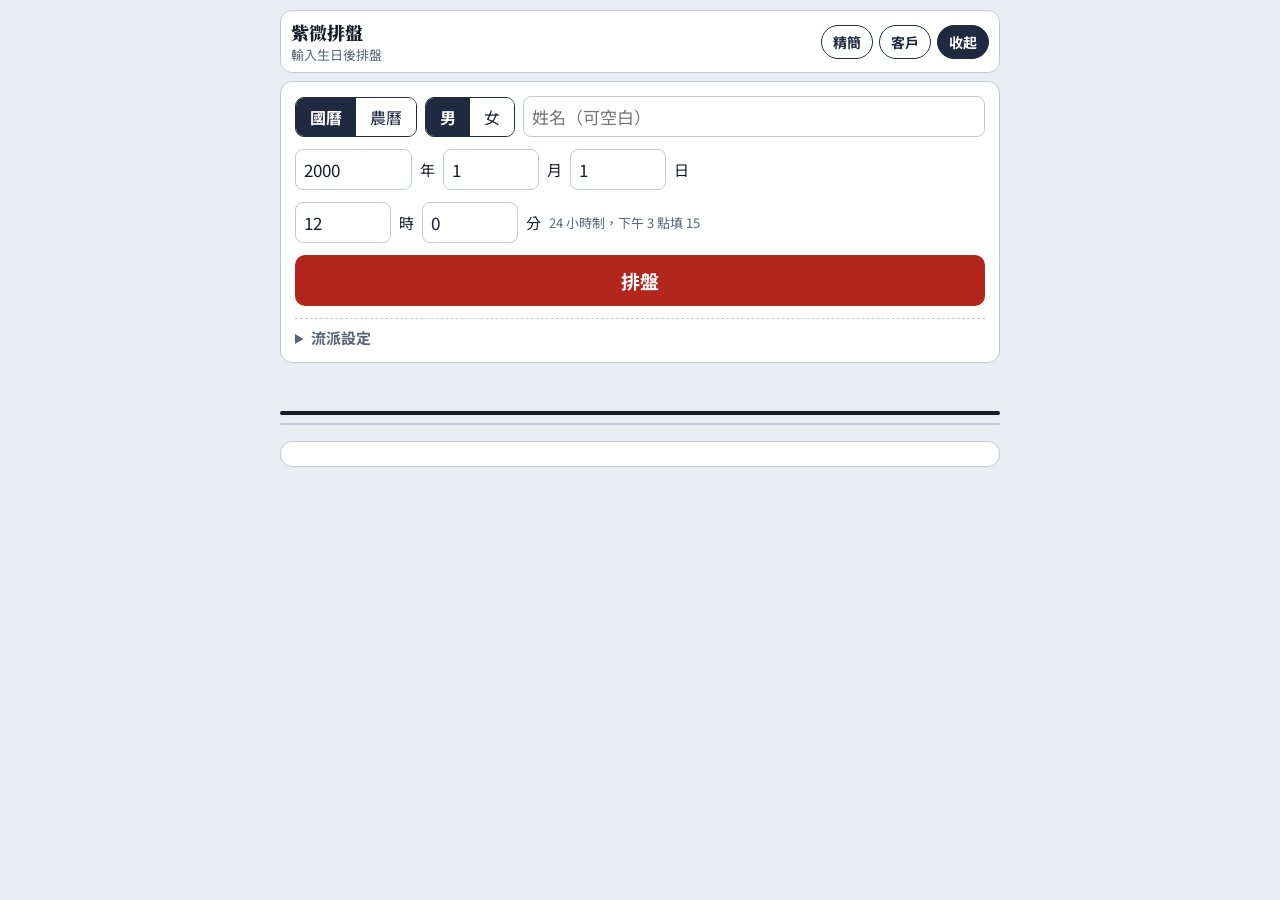
<file: ziwei-pan.html>
<!doctype html><html><head><meta charset=utf8><meta name=viewport content="width=device-width,initial-scale=1,viewport-fit=cover"><style>:root{color-scheme:light;box-sizing:border-box;padding-top:env(safe-area-inset-top,0px);padding-bottom:env(safe-area-inset-bottom,0px)}html{scroll-padding-top:env(safe-area-inset-top,0px)}body{margin:0;padding:0;font:14px -apple-system,BlinkMacSystemFont,sans-serif;background:#faf9f5;color:#141413}img{max-width:100%}[hidden]:not([hidden=until-found i]){display:none!important}</style></head><body>
<title>紫微排盤</title>
<meta name="color-scheme" content="light only">
<link rel="stylesheet" href="https://fonts.googleapis.com/css2?family=Noto+Sans+TC:wght@400;500;700&family=Noto+Serif+TC:wght@600;900&display=swap">
<style>
/* 版面：命盤為主角（星曜一欄一顆、亮度對齊）→ 盤下大限／流年／流月三排表格直接點 → 選宮細節（本宮→對宮→夾宮→三合）。淺色鎖死。 */
:root{
  color-scheme: light only;
  --ground:#e9ecf1; --cell:#ffffff; --ink:#161b26; --mute:#5b6476; --line:#c3c9d4; --rule:#e4e7ed;
  --ming:#b3261e; --lu:#14813b; --quan:#7a35a3; --ke:#1b5fc4; --ji:#c62828;
  --da:#0f6fb8; --daBg:#e6f1fb; --nian:#c25e00; --nianBg:#fff1df; --yue:#a3307a; --yueBg:#fbe8f3;
  --sel:#b3261e; --selBg:#fff6e0; --sfBg:#fbf3ea; --jiaBg:#f1f4f8;
  --btn:#1f2a40; --jiInk:#0b7a5e; --shaInk:#2b2f38; --luInk:#9a6400; --adj:#6e7688;
  --serif:"Noto Serif TC","Songti TC","PMingLiU",serif;
  --sans:"Noto Sans TC","PingFang TC","Microsoft JhengHei",sans-serif;
  --fs:15px; --star:14px; --major:16px; --small:10.5px; --tiny:9.5px; --pname:14px;
  --cs:var(--star); --cm:var(--major); --csm:var(--small); --ct:var(--tiny); --cp:var(--pname);
}
@media (prefers-color-scheme: dark){ :root, :root:not([data-theme="light"]){ color-scheme: light only;
  --ground:#e9ecf1; --cell:#ffffff; --ink:#161b26; --mute:#5b6476; --line:#c3c9d4; --rule:#e4e7ed; --btn:#1f2a40;
  --daBg:#e6f1fb; --nianBg:#fff1df; --yueBg:#fbe8f3; --selBg:#fff6e0; --sfBg:#fbf3ea; --jiaBg:#f1f4f8; }}
:root[data-theme="dark"]{ color-scheme: light only; --ground:#e9ecf1; --cell:#ffffff; --ink:#161b26; --mute:#5b6476; --line:#c3c9d4; --rule:#e4e7ed; --btn:#1f2a40; --daBg:#e6f1fb; --nianBg:#fff1df; --yueBg:#fbe8f3; --selBg:#fff6e0; --sfBg:#fbf3ea; --jiaBg:#f1f4f8; }
html.big{ --fs:18px; --star:17px; --major:19px; --small:13px; --tiny:11.5px; --pname:17px; --cs:var(--star); --cm:var(--major); --csm:var(--small); --ct:var(--tiny); --cp:var(--pname); }
body{ background:var(--ground); color:var(--ink); font-family:var(--sans); font-size:var(--fs); -webkit-tap-highlight-color:transparent; }
button{ font-family:inherit; }
.wrap{ max-width:720px; margin:0 auto; padding-inline:6px; padding-block:10px 40px; display:flex; flex-direction:column; gap:8px; }
.top{ display:flex; align-items:center; gap:6px; background:var(--cell); border:1px solid var(--line); border-radius:12px; padding:8px 10px; }
.top .who{ flex:1; min-width:0; }
.top .who b{ font-family:var(--serif); font-weight:900; font-size:18px; }
.top .who div{ color:var(--mute); font-size:13px; white-space:nowrap; overflow:hidden; text-overflow:ellipsis; }
.pill{ border:1.5px solid var(--btn); background:var(--cell); color:var(--btn); border-radius:999px; padding:6px 11px; font-size:14px; font-weight:700; cursor:pointer; white-space:nowrap; }
.pill.solid{ background:var(--btn); color:#fff; }
.pill.on{ background:var(--btn); color:#fff; }
form.box{ background:var(--cell); border:1px solid var(--line); border-radius:12px; padding:14px; display:flex; flex-direction:column; gap:12px; }
.row{ display:flex; flex-wrap:wrap; gap:8px; align-items:center; }
.row label.k{ font-weight:700; min-width:4.5em; }
select,input[type=number],input[type=text]{ font:inherit; font-size:17px; padding:7px 8px; border:1.5px solid var(--line); border-radius:8px; background:#fff; color:var(--ink); }
select{ max-width:100%; }
input[type=number]{ width:4.6em; } input.y{ width:5.8em; }
.seg{ display:inline-flex; border:1.5px solid var(--btn); border-radius:9px; overflow:hidden; }
.seg button{ font-size:16px; border:0; background:#fff; color:var(--btn); padding:7px 14px; cursor:pointer; }
.seg button.on{ background:var(--btn); color:#fff; font-weight:700; }
.go{ font-size:19px; font-weight:700; background:var(--ming); color:#fff; border:0; border-radius:10px; padding:12px; cursor:pointer; }
details{ border-top:1px dashed var(--line); padding-top:8px; }
summary{ cursor:pointer; color:var(--mute); font-weight:700; }
details .row{ margin-top:10px; }
.hint{ color:var(--mute); font-size:13px; }
.err{ color:var(--ji); font-weight:700; }
.status{ display:flex; align-items:center; gap:6px; font-size:14px; min-height:32px; padding-inline:4px; flex-wrap:wrap; }
.tag{ border-radius:6px; padding:2px 8px; font-weight:700; font-size:14px; }
.tag.ben{ background:#fbe9e7; color:var(--ming); }
.tag.da{ background:var(--daBg); color:var(--da); }
.tag.nian{ background:var(--nianBg); color:var(--nian); }
.tag.yue{ background:var(--yueBg); color:var(--yue); }
.status .back{ margin-left:auto; }
.chartwrap{ position:relative; }
.chart{ display:grid; grid-template-columns:repeat(4,minmax(0,1fr)); border:2px solid var(--ink); background:var(--ink); gap:1px; border-radius:4px; overflow:hidden; }
.cell{ --cs:calc(var(--star)*var(--z,1)); --cm:calc(var(--major)*var(--z,1)); --csm:calc(var(--small)*var(--z,1)); --ct:calc(var(--tiny)*var(--z,1)); --cp:calc(var(--pname)*var(--z,1));
  background:var(--cell); height:var(--cellH,150px); overflow:hidden; padding:3px 2px 2px; display:flex; flex-direction:column; gap:2px; cursor:pointer; position:relative; min-width:0; transition:background-color .18s; }
html.big .cell{ height:auto; min-height:212px; }
.cell.sf{ background:var(--sfBg); }
.cell.jia{ background:var(--jiaBg); }
.cell.sel{ background:var(--selBg); box-shadow:inset 0 0 0 2.5px var(--sel); }
.cell .role{ font-size:var(--csm); font-weight:700; color:var(--sel); background:#fff; border:1px solid var(--sel); border-radius:4px; padding:0 3px; line-height:1.4; z-index:1; }
.cell.jia .role{ color:#5b6476; border-color:#8a93a6; }
.cell > *{ min-width:0; max-width:100%; flex-shrink:0; }
.cell > .grow{ flex-shrink:1; }
.center .nw{ white-space:nowrap; }
.stars{ display:flex; flex-wrap:wrap; gap:3px 1px; align-items:flex-start; }
.col{ display:flex; flex-direction:column; align-items:center; gap:1px; width:calc(var(--cs) + 3px); }
.col.mj{ width:calc(var(--cm) + 3px); }
.col .nm{ writing-mode:vertical-rl; text-orientation:upright; font-size:var(--cs); line-height:1.02; font-weight:700; }
.col.mj .nm{ font-family:var(--serif); font-weight:900; color:var(--ming); font-size:var(--cm); }
.col.ji .nm{ color:var(--jiInk); } .col.sha .nm{ color:var(--shaInk); } .col.lu .nm{ color:var(--luInk); }
.col .br{ font-size:var(--ct); color:var(--mute); line-height:1.1; min-height:1.1em; }
.hua{ font-size:var(--csm); color:#fff; border-radius:3px; width:1.35em; text-align:center; line-height:1.35; font-weight:700; }
.hua.祿{background:var(--lu)} .hua.權{background:var(--quan)} .hua.科{background:var(--ke)} .hua.忌{background:var(--ji)}
.hua.d{ background:var(--da); } .hua.n{ background:var(--nian); } .hua.m{ background:var(--yue); }
.adj .th{ color:#c2185b; font-weight:700; }
.adj span{ white-space:nowrap; }
.adj{ font-size:var(--csm); color:var(--adj); line-height:1.3; display:flex; flex-wrap:wrap; gap:0 3px; }
.ages span{ white-space:nowrap; }
.ages{ font-size:var(--ct); color:var(--adj); line-height:1.3; font-variant-numeric:tabular-nums; }
.flow{ display:flex; flex-wrap:wrap; gap:1px 2px; }
.flow span{ font-size:var(--csm); font-weight:700; border-radius:3px; padding:0 2px; line-height:1.35; }
.flow .d{ color:var(--da); border:1px solid var(--da); } .flow .n{ color:var(--nian); border:1px solid var(--nian); }
.grow{ flex:1; }
.foot{ display:grid; grid-template-columns:auto 1fr auto; align-items:end; font-size:var(--csm); line-height:1.25; border-top:1px solid var(--rule); padding-top:2px; gap:2px; }
.foot .gz{ font-family:var(--serif); font-weight:900; font-size:var(--cp); color:var(--ink); }
.foot .r{ text-align:right; color:var(--mute); font-variant-numeric:tabular-nums; }
.names{ display:flex; flex-direction:column; align-items:center; gap:1px; min-width:0; }
.pname{ font-family:var(--serif); font-weight:900; font-size:var(--cp); text-align:center; line-height:1.2; color:var(--ming); }
.pname.ming{ color:#fff; background:var(--ming); border-radius:3px; padding:0 3px; }
.shen{ color:#fff; background:#7a4b00; font-weight:700; font-size:var(--csm); border-radius:3px; padding:0 3px; }
.xiao{ color:var(--nian); border:1px solid var(--nian); font-weight:700; font-size:var(--csm); border-radius:3px; padding:0 3px; }
.limrow{ display:flex; flex-wrap:wrap; gap:1px; justify-content:center; }
.lim{ font-size:var(--csm); font-weight:700; border-radius:3px; padding:0 3px; line-height:1.4; white-space:nowrap; }
.lim.d{ color:var(--da); background:var(--daBg); } .lim.n{ color:var(--nian); background:var(--nianBg); } .lim.m{ color:var(--yue); background:var(--yueBg); }
.lim.d.hi{ color:#fff; background:var(--da); } .lim.n.hi{ color:#fff; background:var(--nian); } .lim.m.hi{ color:#fff; background:var(--yue); }
.center{ grid-column:2/4; grid-row:2/4; background:var(--cell); padding:10px 12px; display:flex; flex-direction:column; gap:3px; justify-content:center; font-size:calc(var(--fs) - 2px); min-width:0; position:relative; z-index:2; }
.center > *{ text-shadow:0 0 3px #fff, 0 0 3px #fff; }
.center .cn{ font-family:var(--serif); font-weight:900; font-size:calc(var(--fs) + 3px); }
.center b{ font-weight:700; }
.bazi{ display:flex; flex-direction:row-reverse; justify-content:flex-end; gap:12px; font-family:var(--serif); font-weight:900; font-size:calc(var(--fs) + 2px); margin-top:4px; }
.bazi span{ writing-mode:vertical-rl; text-orientation:upright; letter-spacing:.08em; }
svg.lines{ position:absolute; inset:0; width:100%; height:100%; pointer-events:none; z-index:3; }
svg.lines line{ stroke:var(--sel); stroke-width:1.8; stroke-linecap:round; opacity:.7; stroke-dasharray:6 4; }
svg.lines line.opp{ stroke-dasharray:2 4; stroke-width:2.2; }
svg.lines circle{ fill:var(--sel); }
@media (prefers-reduced-motion:no-preference){ svg.lines g{ animation:fade .25s ease-out; } }
@keyframes fade{ from{opacity:0} to{opacity:1} }
.tl{ background:var(--cell); border:1px solid var(--line); border-radius:10px; overflow:hidden; }
.tlrow{ display:grid; grid-template-columns:2.2em repeat(10,minmax(0,1fr)); border-bottom:1px solid var(--rule); }
.tlrow.m{ grid-template-columns:2.2em repeat(6,minmax(0,1fr)); }
.tlrow:last-child{ border-bottom:0; }
.tlh{ display:flex; align-items:center; justify-content:center; font-weight:700; font-size:13px; background:#f3f5f8; writing-mode:vertical-rl; letter-spacing:.1em; }
.tlrow button{ border:0; border-left:1px solid var(--rule); background:#fff; padding:6px 0; font-size:12px; line-height:1.3; cursor:pointer; color:var(--ink); font-variant-numeric:tabular-nums; min-width:0; }
html.big .tlrow button{ font-size:14px; }
.tlrow button small{ display:block; color:var(--mute); font-size:11px; }
html.big .tlrow button small{ font-size:12.5px; }
.tlrow button.cur{ box-shadow:inset 0 -3px 0 #aab2c0; }
.tlrow.da button.on{ background:var(--da); color:#fff; } .tlrow.nian button.on{ background:var(--nian); color:#fff; } .tlrow.m button.on{ background:var(--yue); color:#fff; }
.tlrow button.on small{ color:#fff; }
.legend{ display:flex; flex-wrap:wrap; gap:4px 12px; font-size:13px; color:var(--mute); align-items:center; padding-inline:4px; }
.legend .hua{ display:inline-block; }
.detail{ background:var(--cell); border:1px solid var(--line); border-radius:12px; padding:12px 12px; font-size:16px; line-height:1.7; }
.detail .t{ font-family:var(--serif); font-weight:900; font-size:20px; display:flex; flex-wrap:wrap; gap:6px; align-items:center; }
.detail .k{ color:var(--mute); }
.pc{ border:1px solid var(--rule); border-radius:10px; padding:8px 10px; display:flex; flex-direction:column; gap:2px; line-height:1.55; }
.pc.main{ border-color:var(--sel); background:#fffaf0; }
.pc h3{ margin:0; font-size:16px; display:flex; gap:6px; align-items:baseline; flex-wrap:wrap; cursor:pointer; }
.pc h3 .lab{ font-size:12px; font-weight:700; color:#fff; background:var(--sel); border-radius:4px; padding:0 5px; }
.pc h3 .lab.g{ background:#6b7385; }
.pc h3 .pn{ font-family:var(--serif); font-weight:900; font-size:17px; }
.pc h3 .gz{ color:var(--mute); font-size:13px; }
.pc .mj{ font-family:var(--serif); font-weight:900; color:var(--ming); font-size:17px; }
.pcgrid{ display:grid; grid-template-columns:1fr 1fr; gap:8px; }
.pcgrid .full{ grid-column:1/-1; }
@media (max-width:420px){ .pcgrid{ grid-template-columns:1fr; } }
.jiatag{ display:inline-block; border-radius:6px; padding:2px 8px; font-weight:700; font-size:14px; margin:2px 4px 2px 0; }
.jiatag.x{ background:#fde8e6; color:var(--ji); } .jiatag.o{ background:#e3f4ec; color:var(--lu); }
.steps{ color:var(--mute); font-size:13px; }
.sec{ font-weight:700; color:var(--mute); }
.cli{ background:var(--cell); border:1px solid var(--line); border-radius:12px; padding:14px; display:flex; flex-direction:column; gap:10px; }
.savebox{ display:flex; flex-direction:column; gap:8px; background:#f6f8fb; border-radius:10px; padding:10px; }
.clilist{ display:flex; flex-direction:column; gap:6px; max-height:52vh; overflow-y:auto; }
.ci{ display:flex; align-items:center; gap:8px; border:1px solid var(--rule); border-radius:10px; padding:8px 10px; }
.ci .info{ flex:1; min-width:0; cursor:pointer; }
.ci .info b{ font-size:17px; }
.ci .info div{ color:var(--mute); font-size:13px; white-space:nowrap; overflow:hidden; text-overflow:ellipsis; }
.ci button{ border:1.5px solid var(--line); background:#fff; border-radius:8px; padding:5px 9px; font-size:14px; cursor:pointer; color:var(--ink); white-space:nowrap; }
.ci button.del.arm{ border-color:var(--ji); background:var(--ji); color:#fff; }
.ci.cur{ border-color:var(--sel); background:#fffaf0; }
textarea{ font:inherit; font-size:14px; width:100%; box-sizing:border-box; border:1.5px solid var(--line); border-radius:8px; padding:8px; background:#fff; color:var(--ink); }
</style>

<div class="wrap">
  <div class="top">
    <div class="who"><b id="whoName">紫微排盤</b><div id="whoLine">輸入生日後排盤</div></div>
    <button class="pill" id="minorBtn" type="button">精簡</button>
    <button class="pill" id="bigBtn" type="button">大字</button>
    <button class="pill" id="cliBtn" type="button">客戶</button>
    <button class="pill solid" id="editBtn" type="button">改生日</button>
  </div>

  <form class="box" id="f" autocomplete="off" hidden>
    <div class="row">
      <div class="seg" id="calSeg"><button type="button" data-v="solar" class="on">國曆</button><button type="button" data-v="lunar">農曆</button></div>
      <div class="seg" id="genSeg"><button type="button" data-v="男" class="on">男</button><button type="button" data-v="女">女</button></div>
      <input type="text" id="nm" placeholder="姓名（可空白）" style="flex:1;min-width:7em">
    </div>
    <div class="row">
      <input type="number" class="y" id="yy" value="2000" min="1901" max="2099" aria-label="年"> 年
      <input type="number" id="mm" value="1" min="1" max="12" aria-label="月"> 月
      <input type="number" id="dd" value="1" min="1" max="31" aria-label="日"> 日
      <label id="leapWrap" hidden><input type="checkbox" id="leap"> 閏月</label>
    </div>
    <div class="row">
      <input type="number" id="hh" value="12" min="0" max="23" aria-label="時"> 時
      <input type="number" id="mi" value="0" min="0" max="59" aria-label="分"> 分
      <span class="hint">24 小時制，下午 3 點填 15</span>
    </div>
    <div id="msg" class="err" hidden></div>
    <button class="go" type="submit">排盤</button>
    <details>
      <summary>流派設定</summary>
      <div class="row"><label class="k">晚子時</label>
        <select id="lateZi"><option value="next">23點後算隔天</option><option value="same">23點後仍算當天</option></select></div>
      <div class="row"><label class="k">閏月</label>
        <select id="leapMode"><option value="mid">15日前算本月，16日起算下月</option><option value="this">整個月算本月</option><option value="next">整個月算下月</option></select></div>
      <div class="row"><label class="k">年界</label>
        <select id="yearMode"><option value="lunar">正月初一換年</option><option value="lichun">立春換年</option></select></div>
      <div class="row"><label class="k">流月起法</label>
        <select id="yueMode"><option value="nian">流年命宮起正月（講義）</option><option value="doujun">斗君起正月（文墨）</option></select></div>
      <div class="row"><label class="k">天馬</label>
        <select id="tianma"><option value="year">依生年（文墨）</option><option value="month">依生月（星僑）</option></select></div>
      <div class="row"><label class="k">庚年</label>
        <select id="geng"><option value="a">陽祿 武權 陰科 同忌</option><option value="b">陽祿 武權 同科 陰忌</option><option value="c">陽祿 武權 同科 相忌</option></select></div>
      <div class="row"><label class="k">戊年</label>
        <select id="wu"><option value="a">貪祿 陰權 弼科 機忌</option><option value="b">貪祿 陰權 陽科 機忌</option></select></div>
      <div class="row"><label class="k">壬年</label>
        <select id="ren"><option value="a">梁祿 紫權 左科 武忌</option><option value="b">梁祿 紫權 府科 武忌</option></select></div>
      <div class="row"><label class="k">天傷天使</label>
        <select id="shangshi"><option value="fixed">天傷奴僕、天使疾厄</option><option value="yinyang">陰男陽女對調</option></select></div>
      <div class="row"><label><input type="checkbox" id="ts"> 用真太陽時</label>
        經度 <input type="number" id="lon" value="120.68" step="0.01" style="width:6em"></div>
      <div class="hint">台北121.56　台中120.68　台南120.21　高雄120.30　花蓮121.60</div>
    </details>
  </form>

  <section class="box cli" id="cli" hidden>
    <div class="row" style="justify-content:space-between">
      <b style="font-family:var(--serif);font-size:18px">客戶命盤存檔</b>
      <button class="pill" id="cliClose" type="button">收起</button>
    </div>
    <div class="hint">資料只存在你這台裝置的這個瀏覽器，別人看不到。換手機、清除瀏覽器資料或用無痕模式會不見，請定期備份。</div>
    <div id="cliWarn" class="err" hidden>這個瀏覽器不能存資料（可能是無痕模式），存檔功能暫時不能用。</div>
    <div class="savebox">
      <div class="row"><input type="text" id="cliName" placeholder="客戶名稱" style="flex:1;min-width:7em"></div>
      <div class="row"><input type="text" id="cliNote" placeholder="備註（例如：問感情、朋友介紹）" style="flex:1;min-width:7em"></div>
      <button class="go" id="cliSave" type="button" style="font-size:17px;padding:10px">把目前這張盤存起來</button>
      <div id="cliMsg" class="hint" style="color:var(--lu);font-weight:700" hidden></div>
    </div>
    <div class="row"><input type="text" id="cliSearch" placeholder="搜尋名字或備註" style="flex:1;min-width:7em"></div>
    <div id="cliList" class="clilist"></div>
    <details id="bak">
      <summary>備份與還原</summary>
      <div class="row"><button class="pill solid" id="bakCopy" type="button">複製備份碼</button><span class="hint" id="bakCopyMsg"></span></div>
      <textarea id="bakOut" readonly hidden rows="3"></textarea>
      <div class="hint">把備份碼貼到 LINE 記事本或備忘錄保存。要還原時貼到下面：</div>
      <textarea id="bakIn" rows="3" placeholder="貼上備份碼"></textarea>
      <div class="row"><button class="pill" id="bakRestore" type="button">還原（加到現有名單）</button>
        <label class="pill" style="cursor:pointer">用檔案還原<input type="file" id="bakFile" accept=".txt,.json,text/plain,application/json" hidden></label></div>
      <div id="bakMsg" class="hint" style="font-weight:700"></div>
    </details>
  </section>

  <div class="status" id="status"></div>
  <div class="chartwrap" id="chartwrap">
    <div class="chart" id="chart"></div>
    <svg class="lines" id="lines" aria-hidden="true"></svg>
  </div>
  <div class="tl" id="tl"></div>
  <div class="legend" id="legend"></div>
  <section class="detail" id="detail"></section>
</div>

<script src="js/vendor/lunar.js"></script>
<script>
// 紫微斗數排盤核心（依文墨天機預設規則）
(function (root) {
const GAN = '甲乙丙丁戊己庚辛壬癸'.split('');
const ZHI = '子丑寅卯辰巳午未申酉戌亥'.split('');
const m12 = n => ((n % 12) + 12) % 12;
const PALACES = ['命宮','兄弟','夫妻','子女','財帛','疾厄','遷移','奴僕','官祿','田宅','福德','父母'];
// 六十甲子納音五行 -> 局
const NAYIN = ['金','火','木','土','金','火','水','土','金','木','水','土','火','木','水','金','火','木','土','金','火','水','土','金','木','水','土','火','木','水'];
const JU = { '水': 2, '木': 3, '金': 4, '土': 5, '火': 6 };
const JU_NAME = { 2: '水二局', 3: '木三局', 4: '金四局', 5: '土五局', 6: '火六局' };
function jiazi(g, z) { for (let i = 0; i < 60; i++) if (i % 10 === g && i % 12 === z) return i; return -1; }

// 四化（文墨天機預設：庚 陽武陰同、戊 貪陰弼機、壬 梁紫左武）
const SIHUA = {
  0: ['廉貞','破軍','武曲','太陽'], 1: ['天機','天梁','紫微','太陰'],
  2: ['天同','天機','文昌','廉貞'], 3: ['太陰','天同','天機','巨門'],
  4: ['貪狼','太陰','右弼','天機'], 5: ['武曲','貪狼','天梁','文曲'],
  6: ['太陽','武曲','太陰','天同'], 7: ['巨門','太陽','文曲','文昌'],
  8: ['天梁','紫微','左輔','武曲'], 9: ['破軍','巨門','太陰','貪狼']
};
const HUA = ['祿','權','科','忌'];
// 四化版本（可切換）
const SIHUA_VAR = {
  geng: { a: ['太陽','武曲','太陰','天同'], b: ['太陽','武曲','天同','太陰'], c: ['太陽','武曲','天同','天相'] },
  wu:   { a: ['貪狼','太陰','右弼','天機'], b: ['貪狼','太陰','太陽','天機'] },
  ren:  { a: ['天梁','紫微','左輔','武曲'], b: ['天梁','紫微','天府','武曲'] }
};
function sihuaList(gi, opt) {
  opt = opt || {};
  if (gi === 6) return SIHUA_VAR.geng[opt.geng || 'a'];
  if (gi === 4) return SIHUA_VAR.wu[opt.wu || 'a'];
  if (gi === 8) return SIHUA_VAR.ren[opt.ren || 'a'];
  return SIHUA[gi];
}

// 亮度表（由寅宮起：寅卯辰巳午未申酉戌亥子丑）
const BRIGHT = {
  '紫微':'旺旺得旺廟廟旺旺得旺平廟', '天機':'得旺利平廟陷得旺利平廟陷',
  '太陽':'旺廟旺旺旺得得平不陷陷不', '武曲':'得利廟平旺廟得利廟平旺廟',
  '天同':'利平平廟陷不旺平平廟旺不', '廉貞':'廟平利陷平利廟平利陷平利',
  '天府':'廟得廟得旺廟得旺廟得廟廟', '太陰':'旺陷陷陷不不利旺旺廟廟廟',
  '貪狼':'平利廟陷旺廟平利廟陷旺廟', '巨門':'廟廟陷旺旺不廟廟陷旺旺不',
  '天相':'廟陷得得廟得廟陷得得廟廟', '天梁':'廟廟廟陷廟旺陷得廟陷廟旺',
  '七殺':'廟旺廟平旺廟廟旺廟平旺廟', '破軍':'得陷旺平廟旺得陷旺平廟旺',
  '文昌':'陷利得廟陷利得廟陷利得廟', '文曲':'平旺得廟陷旺得廟陷旺得廟',
  '火星':'廟利陷得廟利陷得廟利陷得', '鈴星':'廟利陷得廟利陷得廟利陷得',
  '擎羊':'　陷廟　陷廟　陷廟　陷廟', '陀羅':'陷　廟陷　廟陷　廟陷　廟'
};
function bright(name, b) { const s = BRIGHT[name]; if (!s) return ''; const c = s[m12(b - 2)]; return c === '　' ? '' : c; }

const CHANGSHENG = ['長生','沐浴','冠帶','臨官','帝旺','衰','病','死','墓','絕','胎','養'];
const BOSHI = ['博士','力士','青龍','小耗','將軍','奏書','飛廉','喜神','病符','大耗','伏兵','官符'];
const SUIQIAN = ['歲建','晦氣','喪門','貫索','官符','小耗','歲破','龍德','白虎','天德','弔客','病符'];
const JIANGQIAN = ['將星','攀鞍','歲驛','息神','華蓋','劫煞','災煞','天煞','指背','咸池','月煞','亡神'];

// 依年支三合分組 0:申子辰 1:巳酉丑 2:寅午戌 3:亥卯未
function sanhe(z) { return [0,1,2,3,0,1,2,3,0,1,2,3][z]; }

/**
 * 輸入：{ y, m, d, h, mi, gender:'男'|'女', calendar:'solar'|'lunar', leap:bool,
 *         lateZi:'next'|'same', leapMode:'mid'|'this'|'next', trueSolar:bool, lon:number }
 */
function buildChart(input, Lib) {
  const { Solar, Lunar } = Lib;
  let solar;
  if (input.calendar === 'lunar') {
    const lu = Lunar.fromYmdHms(input.y, input.leap ? -input.m : input.m, input.d, input.h || 0, input.mi || 0, 0);
    solar = lu.getSolar();
  } else {
    solar = Solar.fromYmdHms(input.y, input.m, input.d, input.h || 0, input.mi || 0, 0);
  }
  const birthSolar = solar;
  // 真太陽時
  let adjMin = 0, eot = 0;
  if (input.trueSolar && typeof input.lon === 'number' && !isNaN(input.lon)) {
    const doy = Math.floor((Date.UTC(solar.getYear(), solar.getMonth() - 1, solar.getDay()) - Date.UTC(solar.getYear(), 0, 0)) / 864e5);
    const B = 2 * Math.PI * (doy - 81) / 364;
    eot = 9.87 * Math.sin(2 * B) - 7.53 * Math.cos(B) - 1.5 * Math.sin(B);
    adjMin = Math.round((input.lon - 120) * 4 + eot);
    const t = new Date(Date.UTC(solar.getYear(), solar.getMonth() - 1, solar.getDay(), solar.getHour(), solar.getMinute()) + adjMin * 60000);
    solar = Solar.fromYmdHms(t.getUTCFullYear(), t.getUTCMonth() + 1, t.getUTCDate(), t.getUTCHours(), t.getUTCMinutes(), 0);
  }
  const hour = solar.getHour();
  // 時辰：子0 丑1 ... 亥11（23點起為子）
  let h = hour === 23 ? 0 : Math.floor((hour + 1) / 2);
  let daySolar = solar;
  if (hour === 23 && input.lateZi !== 'same') daySolar = solar.next(1); // 晚子時算次日
  const lunar = Solar.fromYmd(daySolar.getYear(), daySolar.getMonth(), daySolar.getDay()).getLunar();
  const lYear = lunar.getYear();
  const rawMonth = lunar.getMonth();
  const isLeap = rawMonth < 0;
  let m = Math.abs(rawMonth);
  const d = lunar.getDay();
  // 閏月處理
  if (isLeap) {
    const mode = input.leapMode || 'mid';
    if (mode === 'next' || (mode === 'mid' && d > 15)) m = m + 1;
    if (m > 12) m = 1; // 閏十二月後半 -> 正月（極少見）
  }
  const byLichun = input.yearMode === 'lichun';
  const yg = GAN.indexOf(byLichun ? lunar.getYearGanByLiChun() : lunar.getYearGan());
  const yz = ZHI.indexOf(byLichun ? lunar.getYearZhiByLiChun() : lunar.getYearZhi());
  const yang = yg % 2 === 0;
  const male = input.gender !== '女';
  const forward = (yang && male) || (!yang && !male); // 陽男陰女順

  // 命宮、身宮
  const ming = m12(2 + (m - 1) - h);
  const shen = m12(2 + (m - 1) + h);
  // 宮干（五虎遁）
  const tigerStart = [2, 4, 6, 8, 0][yg % 5];
  const palaceGan = b => (tigerStart + m12(b - 2)) % 10;
  // 五行局
  const mg = palaceGan(ming);
  const ju = JU[NAYIN[Math.floor(jiazi(mg, ming) / 2)]];

  const stars = Array.from({ length: 12 }, () => ({ major: [], minor: [], adj: [] }));
  const put = (list, b, name, extra) => stars[m12(b)][list].push(Object.assign({ name, bright: bright(name, m12(b)), hua: '' }, extra || {}));

  // 紫微
  let q = Math.ceil(d / ju); const diff = q * ju - d;
  const zw = m12(2 + q - 1 + (diff % 2 ? -diff : diff));
  const tf = m12(16 - zw);
  [['紫微',0],['天機',-1],['太陽',-3],['武曲',-4],['天同',-5],['廉貞',-8]].forEach(([n, o]) => put('major', zw + o, n));
  [['天府',0],['太陰',1],['貪狼',2],['巨門',3],['天相',4],['天梁',5],['七殺',6],['破軍',10]].forEach(([n, o]) => put('major', tf + o, n));

  // 六吉
  const zuofu = m12(4 + m - 1), youbi = m12(10 - (m - 1));
  const wenchang = m12(10 - h), wenqu = m12(4 + h);
  put('minor', zuofu, '左輔'); put('minor', youbi, '右弼');
  put('minor', wenchang, '文昌'); put('minor', wenqu, '文曲');
  const KUI = [[1,7],[0,8],[11,9],[11,9],[1,7],[0,8],[1,7],[6,2],[3,5],[3,5]][yg];
  put('minor', KUI[0], '天魁'); put('minor', KUI[1], '天鉞');
  // 祿存、羊陀
  const lucun = [2,3,5,6,5,6,8,9,11,0][yg];
  put('minor', lucun, '祿存'); put('minor', lucun + 1, '擎羊'); put('minor', lucun - 1, '陀羅');
  // 火鈴
  const g = sanhe(yz); // 0申子辰 1巳酉丑 2寅午戌 3亥卯未
  const huoStart = [2, 3, 1, 9][g], lingStart = [10, 10, 3, 10][g];
  put('minor', huoStart + h, '火星'); put('minor', lingStart + h, '鈴星');
  // 空劫
  put('minor', 11 - h, '地空'); put('minor', 11 + h, '地劫');
  // 天馬
  // 天馬：年馬（依生年支，文墨預設）或月馬（依生月，星僑等軟體）
  put('minor', [2, 11, 8, 5][input.tianma === 'month' ? sanhe(m12(m + 1)) : g], '天馬');

  // 四化
  sihuaList(yg, input).forEach((n, i) => {
    stars.forEach(p => ['major', 'minor'].forEach(k => p[k].forEach(s => { if (s.name === n) s.hua = HUA[i]; })));
  });

  // 雜曜
  const A = (b, n) => put('adj', b, n);
  const hongluan = m12(3 - yz);
  A(hongluan, '紅鸞'); A(hongluan + 6, '天喜');
  A(9 + m - 1, '天刑'); A(1 + m - 1, '天姚');
  A(8 + 2 * Math.floor((m - 1) / 2), '解神');
  A([5, 8, 2, 11][(m - 1) % 4], '天巫');
  A([10,5,4,2,7,3,11,7,2,6,10,2][m - 1], '天月');
  A(2 - 2 * (m - 1), '陰煞');
  A(6 + h, '台輔'); A(2 + h, '封誥');
  A(zuofu + d - 1, '三台'); A(youbi - (d - 1), '八座');
  A(wenchang + d - 2, '恩光'); A(wenqu + d - 2, '天貴');
  A(4 + yz, '龍池'); A(10 - yz, '鳳閣');
  A(6 - yz, '天哭'); A(6 + yz, '天虛');
  const gc = [[2,10],[2,10],[5,1],[5,1],[5,1],[8,4],[8,4],[8,4],[11,7],[11,7],[11,7],[2,10]][yz];
  A(gc[0], '孤辰'); A(gc[1], '寡宿');
  A([8,9,10,5,6,7,2,3,4,11,0,1][yz], '蜚廉');
  A([5,9,1][yz % 3 === 0 ? 0 : (yz % 3 === 2 ? 1 : 2)], '破碎');
  A([4, 1, 10, 7][g], '華蓋');
  A([9, 6, 3, 0][g], '咸池');
  A(5 + yz, '月德');
  A(10 - yz, '年解');
  A([7,6,9,8,11,10,1,0,3,2,5,4][yz], '大耗');
  A(ming + yz, '天才'); A(shen + yz, '天壽');
  A([7,4,5,2,3,9,11,9,10,6][yg], '天官');
  A([9,8,0,11,3,2,6,5,6,5][yg], '天福');
  A([5,6,0,5,6,8,2,6,9,11][yg], '天廚');
  A(yz + 1, '天空');
  // 截空：陽年在陽宮為正，另一宮為副
  const jie = [[8,9],[6,7],[4,5],[2,3],[0,1]][yg % 5];
  A(yang ? jie[0] : jie[1], '截空');
  A(yang ? jie[1] : jie[0], '副截');
  // 旬空
  const jz = jiazi(yg, yz); const xunHead = jz - (jz % 10); const kong1 = m12(xunHead + 10), kong2 = m12(xunHead + 11);
  A(yang ? kong1 : kong2, '旬空'); A(yang ? kong2 : kong1, '副旬');
  // 天傷、天使
  if (input.shangshi === 'yinyang' && !forward) { A(ming - 5, '天傷'); A(ming - 7, '天使'); }
  else { A(ming - 7, '天傷'); A(ming - 5, '天使'); }

  // 長生十二神
  const csStart = { 2: 8, 3: 11, 4: 5, 5: 8, 6: 2 }[ju];
  const cs = Array(12), bs = Array(12), sq = Array(12), jq = Array(12);
  for (let i = 0; i < 12; i++) {
    cs[m12(csStart + (forward ? i : -i))] = CHANGSHENG[i];
    bs[m12(lucun + (forward ? i : -i))] = BOSHI[i];
    sq[m12(yz + i)] = SUIQIAN[i];
    jq[m12([0, 9, 6, 3][g] + i)] = JIANGQIAN[i];
  }

  // 大限、小限
  const xiaoStart = [10, 7, 4, 1][g];
  const palaces = [];
  for (let b = 0; b < 12; b++) {
    const idx = m12(ming - b);
    const step = forward ? m12(b - ming) : m12(ming - b);
    const daStart = ju + step * 10;
    const xiao = [];
    for (let age = 1; age <= 120; age++) {
      const pos = male ? m12(xiaoStart + age - 1) : m12(xiaoStart - (age - 1));
      if (pos === b) xiao.push(age);
    }
    palaces.push({
      branch: b, zhi: ZHI[b], gan: GAN[palaceGan(b)], name: PALACES[idx], isShen: b === shen,
      major: stars[b].major, minor: stars[b].minor, adj: stars[b].adj,
      changsheng: cs[b], boshi: bs[b], suiqian: sq[b], jiangqian: jq[b],
      daxian: [daStart, daStart + 9], xiaoxian: xiao
    });
  }

  const MINGZHU = ['貪狼','巨門','祿存','文曲','廉貞','武曲','破軍','武曲','廉貞','文曲','祿存','巨門'];
  const SHENZHU = ['火星','天相','天梁','天同','文昌','天機','火星','天相','天梁','天同','文昌','天機'];
  const doujun = m12(0 - (m - 1) + h); // 子年斗君：由子宮起正月逆數至生月，再順數至生時
  const baziLunar = Solar.fromYmdHms(solar.getYear(), solar.getMonth(), solar.getDay(), solar.getHour(), solar.getMinute(), 0).getLunar();
  const ec = baziLunar.getEightChar();

  return {
    input, solar: birthSolar.toYmdHms(), trueSolarTime: input.trueSolar ? solar.toYmdHms() : null, adjMin,
    lunarText: `${GAN[yg]}${ZHI[yz]}年 ${isLeap ? '閏' : ''}${'正二三四五六七八九十冬臘'[Math.abs(rawMonth)-1]}月${lunar.getDayInChinese().replace('廿','廿')} ${ZHI[h]}時`,
    lunar: { year: lYear, month: Math.abs(rawMonth), isLeap, day: d, useMonth: m, hour: h },
    yearGanZhi: GAN[yg] + ZHI[yz], yinyang: (yang ? '陽' : '陰') + (male ? '男' : '女'),
    ju, juName: JU_NAME[ju], ming, shen, ziwei: zw,
    mingzhu: MINGZHU[ming], shenzhu: SHENZHU[yz], doujun: ZHI[doujun], doujunIdx: doujun,
    bazi: [ec.getYear(), ec.getMonth(), ec.getDay(), ec.getTime()],
    forward, palaces, yearGan: yg
  };
}

// 運限：大限四化、流年
function daxianOf(chart, age) {
  return chart.palaces.find(p => age >= p.daxian[0] && age <= p.daxian[1]) || null;
}
function sihuaOfGan(gi, opt) { return sihuaList(gi, opt).map((n, i) => ({ star: n, hua: HUA[i] })); }

// 運限流曜（依天干）：流祿、流羊、流陀、流魁、流鉞、流昌、流曲
function flowStars(gi) {
  const lu = [2,3,5,6,5,6,8,9,11,0][gi];
  const KUI = [[1,7],[0,8],[11,9],[11,9],[1,7],[0,8],[1,7],[6,2],[3,5],[3,5]][gi];
  const CHANG = [5,6,8,9,8,9,11,0,2,3][gi];
  const QU = [9,8,6,5,6,5,3,2,0,11][gi];
  return [['祿',lu],['羊',m12(lu+1)],['陀',m12(lu-1)],['魁',KUI[0]],['鉞',KUI[1]],['昌',CHANG],['曲',QU]];
}
const api = { buildChart, flowStars, daxianOf, sihuaOfGan, GAN, ZHI, PALACES, SIHUA, HUA };
if (typeof module !== 'undefined' && module.exports) module.exports = api; else root.ZW = api;
})(typeof window !== 'undefined' ? window : globalThis);

</script>
<script>
(function(){
  try{ document.documentElement.style.colorScheme='light'; }catch(e){}
  const $=id=>document.getElementById(id);
  const {ZHI,GAN,PALACES}=ZW;
  const m12=n=>((n%12)+12)%12;
  const POS={5:[0,0],6:[0,1],7:[0,2],8:[0,3],4:[1,0],9:[1,3],3:[2,0],10:[2,3],2:[3,0],1:[3,1],0:[3,2],11:[3,3]};
  const SHA=['擎羊','陀羅','火星','鈴星','地空','地劫'];
  const JI6=['左輔','右弼','文昌','文曲','天魁','天鉞'];
  const KEY_MINOR=['天刑','紅鸞','天喜','咸池','天姚'];
  const PEACH=['紅鸞','天喜','咸池','天姚'];
  const tierCls=n=>JI6.includes(n)?'ji':SHA.includes(n)?'sha':'lu';
  const HUACOLOR={祿:'lu',權:'quan',科:'ke',忌:'ji'};
  const MONTHS=['正','二','三','四','五','六','七','八','九','十','冬','臘'];
  const S={cal:'solar',gen:'男',chart:null,sel:null,mode:'ben',da:null,nian:null,yue:null,allMinor:false,flow:{}};

  function setBig(on){ document.documentElement.classList.toggle('big',on); $('bigBtn').classList.toggle('on',on); try{localStorage.setItem('zw_big',on?'1':'');}catch(e){} if(S.chart) render(); }
  $('bigBtn').onclick=()=>setBig(!document.documentElement.classList.contains('big'));
  $('bigBtn').hidden=true;
  // 預設顯示全部星曜；按「精簡」只留主星、甲級星與講義重點小星
  function setLite(on){ S.allMinor=!on; $('minorBtn').classList.toggle('on',on); try{localStorage.setItem('zw_lite',on?'1':'');}catch(e){} render(); }
  $('minorBtn').onclick=()=>setLite(S.allMinor);
  S.allMinor=true;
  try{ if(localStorage.getItem('zw_lite')){ S.allMinor=false; $('minorBtn').classList.add('on'); } }catch(e){}

  $('editBtn').onclick=()=>{ const f=$('f'); f.hidden=!f.hidden; $('editBtn').textContent=f.hidden?'改生日':'收起'; if(!f.hidden)f.scrollIntoView({behavior:'smooth',block:'start'}); };
  function seg(id,key,cb){ $(id).querySelectorAll('button').forEach(b=>b.onclick=()=>{ $(id).querySelectorAll('button').forEach(x=>x.classList.toggle('on',x===b)); S[key]=b.dataset.v; cb&&cb(); }); }
  seg('calSeg','cal',()=>{ $('leapWrap').hidden=S.cal!=='lunar'; });
  seg('genSeg','gen');
  const OPT=['lateZi','leapMode','yearMode','yueMode','tianma','geng','wu','ren','shangshi'];
  function readInput(){
    const o={ y:+$('yy').value, m:+$('mm').value, d:+$('dd').value, h:+$('hh').value, mi:+$('mi').value,
      gender:S.gen, calendar:S.cal, leap:$('leap').checked, trueSolar:$('ts').checked, lon:parseFloat($('lon').value), name:$('nm').value.trim() };
    OPT.forEach(k=>o[k]=$(k).value); return o;
  }
  function loadInput(){
    try{ const s=JSON.parse(localStorage.getItem('zw_last')||'null'); if(!s)return;
      $('yy').value=s.y;$('mm').value=s.m;$('dd').value=s.d;$('hh').value=s.h;$('mi').value=s.mi;$('nm').value=s.name||'';
      OPT.forEach(k=>{ if(s[k])$(k).value=s[k]; }); $('ts').checked=!!s.trueSolar; if(s.lon)$('lon').value=s.lon; $('leap').checked=!!s.leap;
      if(s.calendar==='lunar')$('calSeg').querySelectorAll('button')[1].click();
      if(s.gender==='女')$('genSeg').querySelectorAll('button')[1].click();
    }catch(e){}
  }

  const thisYear=()=>new Date().getFullYear();
  const yzOf=y=>m12(y-4), ygOf=y=>((y-4)%10+10)%10;
  const ageOf=y=>y-S.chart.lunar.year+1;
  const decades=()=>[...S.chart.palaces].sort((a,b)=>a.daxian[0]-b.daxian[0]).slice(0,10);

  function run(fromForm){
    const inp=readInput(); $('msg').hidden=true;
    const bad=t=>{ $('msg').textContent=t; $('msg').hidden=false; $('f').hidden=false; $('editBtn').textContent='收起'; };
    if(!inp.y||!inp.m||!inp.d||inp.h<0||inp.h>23||inp.mi<0||inp.mi>59) return bad('日期或時間沒填完整');
    let c; try{ c=ZW.buildChart(inp,{Solar,Lunar}); }catch(e){ return bad('這個日期不存在，請檢查（農曆要看有沒有閏月、大小月）'); }
    try{ localStorage.setItem('zw_last',JSON.stringify(inp)); }catch(e){}
    const keep=!fromForm&&S.chart;
    S.chart=c;
    if(!keep){ const dp=ZW.daxianOf(c,thisYear()-c.lunar.year+1);
      S.mode='ben'; S.da=dp?dp.branch:c.ming; S.nian=thisYear(); S.yue=null; S.sel=c.ming; }
    if(fromForm){ $('f').hidden=true; $('editBtn').textContent='改生日'; }
    render();
    if(fromForm) $('status').scrollIntoView({behavior:'smooth',block:'start'});
  }

  function yueStart(){ const c=S.chart, nz=yzOf(S.nian);
    return c.input.yueMode==='doujun' ? m12(nz-(c.lunar.useMonth-1)+c.lunar.hour) : nz; }
  const yueBranch=k=>m12(yueStart()+k-1);
  const yueGan=k=>([2,4,6,8,0][ygOf(S.nian)%5]+k-1)%10;
  function huaMap(gi){ const o={}; ZW.sihuaOfGan(gi,S.chart.input).forEach(x=>o[x.star]=x.hua); return o; }
  const esc=s=>(s||'').replace(/[&<>"]/g,ch=>({'&':'&amp;','<':'&lt;','>':'&gt;','"':'&quot;'}[ch]));
  const short=n=>n.replace('宮','').slice(0,2);

  function layers(){
    const c=S.chart, L={};
    const lv=S.mode==='ben'?0:S.mode==='da'?1:S.mode==='nian'?2:3;
    L.daP=lv>=1?c.palaces[S.da]:null;
    L.daHua=L.daP?huaMap(GAN.indexOf(L.daP.gan)):{};
    L.nHua=lv>=2?huaMap(ygOf(S.nian)):{};
    L.mHua=lv>=3?huaMap(yueGan(S.yue)):{};
    L.lv=lv; return L;
  }

  function render(){
    const c=S.chart; if(!c)return;
    const L=layers(), {daP,daHua,nHua,mHua,lv}=L;
    const nyZ=yzOf(S.nian), myZ=lv>=3?yueBranch(S.yue):null;
    const sel=S.sel, role={}; role[m12(sel+6)]='對'; role[m12(sel+4)]='合'; role[m12(sel-4)]='合';
    const jL=m12(sel-1), jR=m12(sel+1);
    const inp=c.input;
    $('whoName').textContent=(inp.name||'命盤')+'　'+c.yinyang;
    $('whoLine').textContent=`${c.solar.slice(0,16).replace(/-/g,'/')}　${c.lunarText}`;

    let st='<span class="tag ben">本命盤</span><span class="hint">點下方大限、流年看運限</span>';
    if(lv>=1) st=`<span class="tag da">大限 ${daP.daxian[0]}–${daP.daxian[1]}（${daP.gan}${daP.zhi}）</span>`;
    if(lv>=2) st+=`<span class="tag nian">${S.nian} ${GAN[ygOf(S.nian)]}${ZHI[nyZ]}年・${ageOf(S.nian)}歲</span>`;
    if(lv>=3) st+=`<span class="tag yue">${MONTHS[S.yue-1]}月（${GAN[yueGan(S.yue)]}${ZHI[m12(S.yue+1)]}）</span>`;
    if(lv>=1) st+='<button class="pill back" id="backBtn" type="button">回本命</button>';
    $('status').innerHTML=st;
    if(lv>=1) $('backBtn').onclick=()=>{ S.mode='ben'; S.sel=c.ming; render(); };

    const flow={};
    const addFlow=(gi,pre,cls)=>ZW.flowStars(gi).forEach(([n,b])=>{ (flow[b]=flow[b]||[]).push({t:pre+n,cls,name:n}); });
    if(lv>=1) addFlow(GAN.indexOf(daP.gan),'大','d');
    if(lv>=2) addFlow(ygOf(S.nian),'年','n');
    S.flow=flow;
    const xiaoB=lv>=2?c.palaces.find(p=>p.xiaoxian.includes(ageOf(S.nian))):null;

    const el=$('chart'); el.innerHTML='';
    for(let b=0;b<12;b++){
      const p=c.palaces[b];
      const d=document.createElement('div');
      const isJia=b===jL||b===jR;
      d.className='cell'+(b===sel?' sel':'')+(role[b]?' sf':'')+(isJia?' jia':'');
      d.dataset.b=b;
      d.style.gridRow=POS[b][0]+1; d.style.gridColumn=POS[b][1]+1;
      const col=(s,cls)=>{
        let h=`<div class="col ${cls}"><span class="nm">${s.name}</span><span class="br">${s.bright||''}</span>`;
        if(s.hua)h+=`<span class="hua ${s.hua}">${s.hua}</span>`;
        if(daHua[s.name])h+=`<span class="hua d">${daHua[s.name]}</span>`;
        if(nHua[s.name])h+=`<span class="hua n">${nHua[s.name]}</span>`;
        if(mHua[s.name])h+=`<span class="hua m">${mHua[s.name]}</span>`;
        return h+'</div>';
      };
      const stars=p.major.map(s=>col(s,'mj')).join('')+p.minor.map(s=>col(s,tierCls(s.name))).join('');
      const adj=S.allMinor?p.adj.map(s=>s.name):p.adj.map(s=>s.name).filter(n=>KEY_MINOR.includes(n));
      let lim='';
      if(lv>=3) lim+=`<span class="lim m${b===myZ?' hi':''}">月${short(PALACES[m12(myZ-b)])}</span>`;
      if(lv>=2) lim+=`<span class="lim n${b===nyZ?' hi':''}">年${short(PALACES[m12(nyZ-b)])}</span>`;
      if(lv>=1) lim+=`<span class="lim d${b===S.da?' hi':''}">大${short(PALACES[m12(S.da-b)])}</span>`;
      const nianAges=[]; for(let a=1;a<=100;a++){ if(yzOf(c.lunar.year+a-1)===b) nianAges.push(a); }
      const roleTag=b===sel?'本':role[b]?role[b]:isJia?'夾':'';
      d.innerHTML=`<div class="stars">${stars}</div>
        ${flow[b]?`<div class="flow">${flow[b].map(f=>`<span class="${f.cls}">${f.t}</span>`).join('')}</div>`:''}
        ${adj.length?`<div class="adj">${adj.map(n=>`<span${PEACH.includes(n)?' class="th"':''}>${n}</span>`).join('')}</div>`:''}
        ${S.allMinor?`<div class="adj">${[p.changsheng,p.boshi,p.jiangqian,p.suiqian].map(n=>`<span>${n}</span>`).join('')}</div>`:''}
        <div class="grow"></div>
        ${lv===0?`<div class="ages"><span>流年 ${nianAges.slice(0,5).join(',')}</span><br><span>小限 ${p.xiaoxian.slice(0,5).join(',')}</span></div>`:''}
        <div class="foot"><div class="gz">${p.gan}<br>${p.zhi}</div>
          <div class="names">${roleTag||lim?`<div class="limrow">${roleTag?`<span class="role">${roleTag}</span>`:''}${lim}</div>`:''}<div class="pname${p.name==='命宮'?' ming':''}">${p.name}</div>
            ${p.isShen||xiaoB===p?`<div class="limrow">${p.isShen?'<span class="shen">身宮</span>':''}${xiaoB===p?'<span class="xiao">小限</span>':''}</div>`:''}</div>
          <div class="r">${p.daxian[0]}<br>${p.daxian[1]}</div></div>`;
      d.onclick=()=>{ if(S.sel===b)return; S.sel=b; render(); };
      el.appendChild(d);
    }
    const ctr=document.createElement('div'); ctr.className='center';
    ctr.innerHTML=`<div class="cn">${esc(inp.name)||'命盤'}　${c.yinyang}　${c.juName}</div>
      <div>國曆 ${c.solar.slice(0,16).replace(/-/g,'/')}</div>
      ${c.trueSolarTime?`<div>真太陽時 ${c.trueSolarTime.slice(11,16)}（${c.adjMin>=0?'+':''}${c.adjMin}分）</div>`:''}
      <div>農曆 ${c.lunarText}</div>
      <div><span class="nw">命主 <b>${c.mingzhu}</b></span>　<span class="nw">身主 <b>${c.shenzhu}</b></span>　<span class="nw">子斗 <b>${c.doujun}</b></span></div>
      <div>今年虛歲 ${ageOf(thisYear())}</div>
      <div class="bazi">${c.bazi.map(g=>`<span>${g}</span>`).join('')}</div>`;
    el.appendChild(ctr);

    renderTimeline();
    renderLegend(lv);
    renderDetail(L);
    fitChart();
  }

  // 盤的高度＝畫面高度扣掉上方與下方大限流年表格，讓一進來就看得到可以點的表格
  function fitChart(){
    const chart=$('chart'), cells=[...chart.querySelectorAll('.cell')];
    if(document.documentElement.classList.contains('big')){ cells.forEach(c=>c.style.removeProperty('--z')); requestAnimationFrame(drawLines); return; }
    const top=$('chartwrap').getBoundingClientRect().top+window.scrollY;
    const rows=[...$('tl').querySelectorAll('.tlrow')].slice(0,2); const tlH=rows.reduce((a,r)=>a+r.offsetHeight,0)+2||90;
    const avail=window.innerHeight-top-tlH-14;
    const cellH=Math.max(112,Math.min(210,Math.floor((avail-5)/4)));
    chart.style.setProperty('--cellH',cellH+'px');
    cells.forEach(c=>{
      let z=1; c.style.setProperty('--z',z);
      const over=()=>c.scrollHeight>c.clientHeight+1||[...c.querySelectorAll('.adj,.ages,.flow,.stars')].some(e=>e.scrollWidth>e.clientWidth+1);
      while(over()&&z>0.62){ z=Math.round((z-0.04)*100)/100; c.style.setProperty('--z',z); }
    });
    const need=Math.max(...cells.map(c=>c.scrollHeight));
    if(need>cellH+1) chart.style.setProperty('--cellH',need+'px');
    requestAnimationFrame(drawLines);
  }

  function renderTimeline(){
    const c=S.chart, tl=$('tl'), cy=thisYear(), curAge=ageOf(cy);
    let h='<div class="tlrow da"><div class="tlh">大限</div>';
    decades().forEach(p=>{ const cur=curAge>=p.daxian[0]&&curAge<=p.daxian[1];
      h+=`<button type="button" data-da="${p.branch}" class="${S.mode!=='ben'&&S.da===p.branch?'on':''}${cur?' cur':''}">${p.daxian[0]}–${p.daxian[1]}<small>${p.gan}${p.zhi}</small></button>`; });
    h+='</div>';
    const dp=c.palaces[S.da], y0=c.lunar.year+dp.daxian[0]-1;
    h+='<div class="tlrow nian"><div class="tlh">流年</div>';
    for(let y=y0;y<y0+10;y++) h+=`<button type="button" data-ny="${y}" class="${(S.mode==='nian'||S.mode==='yue')&&S.nian===y?'on':''}${y===cy?' cur':''}">${y}<small>${GAN[ygOf(y)]}${ZHI[yzOf(y)]}${ageOf(y)}</small></button>`;
    h+='</div>';
    if(S.mode==='nian'||S.mode==='yue'){
      for(let r=0;r<2;r++){
        h+=`<div class="tlrow m"><div class="tlh">${r===0?'流月':''}</div>`;
        for(let k=r*6+1;k<=r*6+6;k++) h+=`<button type="button" data-yue="${k}" class="${S.mode==='yue'&&S.yue===k?'on':''}">${MONTHS[k-1]}月<small>${GAN[yueGan(k)]}${ZHI[m12(k+1)]}</small></button>`;
        h+='</div>';
      }
    }
    tl.innerHTML=h;
    tl.querySelectorAll('[data-da]').forEach(b=>b.onclick=()=>{ const v=+b.dataset.da;
      if(S.mode==='da'&&S.da===v){ S.mode='ben'; S.sel=c.ming; }
      else { S.mode='da'; S.da=v; S.sel=v; const p=c.palaces[v], a=ageOf(S.nian); if(!(a>=p.daxian[0]&&a<=p.daxian[1])) S.nian=c.lunar.year+p.daxian[0]-1; }
      render(); });
    tl.querySelectorAll('[data-ny]').forEach(b=>b.onclick=()=>{ const y=+b.dataset.ny;
      if(S.mode==='nian'&&S.nian===y){ S.mode='da'; S.sel=S.da; }
      else { S.mode='nian'; S.nian=y; const dp2=ZW.daxianOf(c,ageOf(y)); if(dp2)S.da=dp2.branch; S.sel=yzOf(y); }
      render(); });
    tl.querySelectorAll('[data-yue]').forEach(b=>b.onclick=()=>{ const k=+b.dataset.yue;
      if(S.mode==='yue'&&S.yue===k){ S.mode='nian'; S.sel=yzOf(S.nian); }
      else { S.mode='yue'; S.yue=k; S.sel=yueBranch(k); }
      render(); });
  }

  function renderLegend(lv){
    let h='<span><b style="color:var(--ming);font-family:var(--serif)">紅</b>主星</span><span><b style="color:var(--jiInk)">綠</b>六吉</span><span><b style="color:var(--shaInk)">黑</b>六煞</span><span><b style="color:var(--luInk)">金</b>祿存天馬</span><span><b style="color:#c2185b">粉</b>桃花</span>';
    h+='<span><span class="hua 祿">祿</span><span class="hua 權">權</span><span class="hua 科">科</span><span class="hua 忌">忌</span>生年</span>';
    if(lv>=1)h+='<span><span class="hua d">祿</span>大限</span>';
    if(lv>=2)h+='<span><span class="hua n">祿</span>流年</span>';
    if(lv>=3)h+='<span><span class="hua m">祿</span>流月</span>';
    $('legend').innerHTML=h;
  }

  function starSet(b,L){
    const p=S.chart.palaces[b], out=[];
    [...p.major,...p.minor].forEach(s=>{ out.push({n:s.name,src:''});
      if(s.hua)out.push({n:'化'+s.hua,src:'生年'}); if(L.daHua[s.name])out.push({n:'化'+L.daHua[s.name],src:'大限'});
      if(L.nHua[s.name])out.push({n:'化'+L.nHua[s.name],src:'流年'}); if(L.mHua[s.name])out.push({n:'化'+L.mHua[s.name],src:'流月'}); });
    const MAP={祿:'祿存',羊:'擎羊',陀:'陀羅',魁:'天魁',鉞:'天鉞',昌:'文昌',曲:'文曲'};
    (S.flow[b]||[]).forEach(f=>out.push({n:MAP[f.name],src:f.cls==='d'?'大限':'流年'}));
    return out;
  }
  function findJia(b,L){
    const Ls=starSet(m12(b-1),L), R=starSet(m12(b+1),L), me=starSet(b,L);
    const has=(set,names)=>set.filter(x=>names.includes(x.n));
    const src=a=>{ const s=[...new Set(a.map(x=>x.src).filter(Boolean))]; return s.length?`（${s.join('、')}）`:''; };
    const pair=(A,B)=>{ const la=has(Ls,A),rb=has(R,B),lb=has(Ls,B),ra=has(R,A); if(la.length&&rb.length)return [...la,...rb]; if(lb.length&&ra.length)return [...lb,...ra]; return null; };
    const res=[], add=(name,hit,bad)=>{ if(hit)res.push({name:name+src(hit),bad}); };
    const yt=pair(['擎羊'],['陀羅']); if(yt) add(me.some(x=>x.n==='化忌')?'羊陀夾忌':'羊陀夾',yt,true);
    add('火鈴夾',pair(['火星'],['鈴星']),true);
    add('空劫夾',pair(['地空'],['地劫']),true);
    add('雙忌夾',pair(['化忌'],['化忌']),true);
    add('雙祿夾',pair(['化祿','祿存'],['化祿','祿存']),false);
    const qlj=pair(['化權'],['化祿']);
    if(qlj&&me.some(x=>x.n==='天馬')) add('祿權夾馬',qlj,false); else add('權祿夾',qlj,false);
    add('科權夾',pair(['化科'],['化權']),false);
    add('科祿夾',pair(['化科'],['化祿']),false);
    add('日月夾',pair(['太陽'],['太陰']),false);
    add('紫府夾',pair(['紫微'],['天府']),false);
    add('左右夾',pair(['左輔'],['右弼']),false);
    add('昌曲夾',pair(['文昌'],['文曲']),false);
    add('魁鉞夾',pair(['天魁'],['天鉞']),false);
    return res;
  }

  function limNames(b,L){
    let s='';
    if(L.lv>=1) s+=`<span class="lim d">大${short(PALACES[m12(S.da-b)])}</span>`;
    if(L.lv>=2) s+=`<span class="lim n">年${short(PALACES[m12(yzOf(S.nian)-b)])}</span>`;
    if(L.lv>=3) s+=`<span class="lim m">月${short(PALACES[m12(yueBranch(S.yue)-b)])}</span>`;
    return s;
  }
  function renderDetail(L){
    const c=S.chart, b=S.sel, p=c.palaces[b];
    const huaTxt=x=>{ let t=''; if(x.hua)t+=`<b style="color:var(--${HUACOLOR[x.hua]})">化${x.hua}</b>`;
      if(L.daHua[x.name])t+=`<b style="color:var(--da)">大${L.daHua[x.name]}</b>`; if(L.nHua[x.name])t+=`<b style="color:var(--nian)">年${L.nHua[x.name]}</b>`; if(L.mHua[x.name])t+=`<b style="color:var(--yue)">月${L.mHua[x.name]}</b>`; return t; };
    const sx=x=>`${x.name}${x.bright?`<span class="k">${x.bright}</span>`:''}${huaTxt(x)}`;
    const card=(i,label,main)=>{
      const q=c.palaces[m12(i)], f=(S.flow[m12(i)]||[]).map(x=>x.t);
      const ji=q.minor.filter(s=>JI6.includes(s.name)), sha=q.minor.filter(s=>SHA.includes(s.name)), lu=q.minor.filter(s=>!JI6.includes(s.name)&&!SHA.includes(s.name));
      const key=q.adj.filter(s=>KEY_MINOR.includes(s.name)).map(s=>s.name);
      return `<div class="pc${main?' main full':''}" data-b="${q.branch}">
        <h3><span class="lab${main?'':' g'}">${label}</span><span class="pn">${q.name}</span><span class="gz">${q.gan}${q.zhi}</span>${q.isShen?'<span class="shen">身宮</span>':''}${limNames(q.branch,L)}</h3>
        <div><span class="mj">${q.major.length?q.major.map(sx).join('　'):'無主星'}</span>${q.major.length?'':`<span class="k">　借對宮 ${c.palaces[m12(q.branch+6)].major.map(x=>x.name).join('、')}</span>`}</div>
        ${ji.length?`<div><span class="k">吉　</span><span style="color:var(--jiInk);font-weight:700">${ji.map(sx).join('、')}</span></div>`:''}
        ${sha.length?`<div><span class="k">煞　</span><b>${sha.map(sx).join('、')}</b></div>`:''}
        ${lu.length?`<div><span class="k">祿馬</span>　<span style="color:var(--luInk);font-weight:700">${lu.map(sx).join('、')}</span></div>`:''}
        ${f.length?`<div><span class="k">流曜</span>　${f.join('、')}</div>`:''}
        ${key.length?`<div><span class="k">小星</span>　${key.join('、')}</div>`:''}
      </div>`;
    };
    const jia=findJia(b,L);
    $('detail').innerHTML=`<div class="t">${p.name}　${p.gan}${p.zhi}${limNames(b,L)}</div>
      <div class="steps">看盤順序：① 本宮對宮一條線定調 → ② 左右夾宮看包圍 → ③ 三方看成就</div>
      <div style="margin:6px 0">${jia.length?jia.map(j=>`<span class="jiatag ${j.bad?'x':'o'}">${j.name}</span>`).join(''):'<span class="k">此宮沒有成夾</span>'}</div>
      <div class="pcgrid">
        ${card(b,'本宮',true)}
        <div class="full sec">① 對宮</div>${card(b+6,'對宮')}
        <div class="full sec">② 夾宮</div>${card(b-1,'夾')}${card(b+1,'夾')}
        <div class="full sec">③ 三合</div>${card(b+4,'三合')}${card(b-4,'三合')}
      </div>
      <div style="margin-top:8px"><span class="k">本宮小星　</span>${p.adj.map(x=>x.name).join('、')||'—'}</div>
      <div><span class="k">十二神　</span>${p.changsheng}・${p.boshi}・${p.jiangqian}・${p.suiqian}</div>
      <div><span class="k">大限　</span>${p.daxian[0]}–${p.daxian[1]} 歲　<span class="k">小限</span> ${p.xiaoxian.slice(0,6).join('、')}…歲</div>`;
    $('detail').querySelectorAll('.pc h3').forEach(h=>h.onclick=()=>{ const nb=+h.parentNode.dataset.b; if(nb===S.sel)return; S.sel=nb; render(); $('status').scrollIntoView({behavior:'smooth',block:'start'}); });
  }

  function anchor(b){
    const cell=$('chart').querySelector(`.cell[data-b="${b}"]`), wrap=$('chartwrap').getBoundingClientRect();
    const r=cell.getBoundingClientRect(); const [row,col]=POS[b];
    let x=r.left+r.width/2, y=r.top+r.height/2;
    if(col===0)x=r.right; if(col===3)x=r.left; if(row===0)y=r.bottom; if(row===3)y=r.top;
    return [x-wrap.left,y-wrap.top];
  }
  function drawLines(){
    const svg=$('lines'); if(!S.chart||S.sel==null){ svg.innerHTML=''; return; }
    const b=S.sel, A=anchor(b), O=anchor(m12(b+6)), P=anchor(m12(b+4)), Q=anchor(m12(b-4));
    const Ln=(a,c,cls)=>`<line x1="${a[0]}" y1="${a[1]}" x2="${c[0]}" y2="${c[1]}"${cls?` class="${cls}"`:''}/>`;
    const dot=a=>`<circle cx="${a[0]}" cy="${a[1]}" r="3.5"/>`;
    svg.innerHTML=`<g>${Ln(A,P)}${Ln(A,Q)}${Ln(P,Q)}${Ln(A,O,'opp')}${dot(A)}${dot(O)}${dot(P)}${dot(Q)}</g>`;
  }
  let rz; window.addEventListener('resize',()=>{ clearTimeout(rz); rz=setTimeout(()=>{ if(S.chart) fitChart(); },120); });
  if(window.ResizeObserver) new ResizeObserver(()=>requestAnimationFrame(drawLines)).observe($('chart'));
  if(document.fonts&&document.fonts.ready) document.fonts.ready.then(()=>{ if(S.chart) fitChart(); });

  // ===== 客戶命盤存檔（存在這個瀏覽器）=====
  const CK='zw_clients';
  let storeOK=true;
  function loadClients(){ try{ return JSON.parse(localStorage.getItem(CK)||'[]')||[]; }catch(e){ storeOK=false; return []; } }
  function saveClients(a){ try{ localStorage.setItem(CK,JSON.stringify(a)); return true; }catch(e){ storeOK=false; return false; } }
  try{ localStorage.setItem('zw_t','1'); localStorage.removeItem('zw_t'); }catch(e){ storeOK=false; }
  let curId=null;
  const fmtBirth=i=>`${i.calendar==='lunar'?'農曆':'國曆'}${i.y}/${i.m}/${i.d}${i.leap&&i.calendar==='lunar'?'閏':''} ${String(i.h).padStart(2,'0')}:${String(i.mi).padStart(2,'0')} ${i.gender}`;
  function showCli(on){ $('cli').hidden=!on; $('cliBtn').classList.toggle('on',on); if(on){ $('cliWarn').hidden=storeOK; $('cliName').value=$('nm').value; renderClients(); $('cli').scrollIntoView({behavior:'smooth',block:'start'}); } }
  $('cliBtn').onclick=()=>showCli($('cli').hidden);
  $('cliClose').onclick=()=>showCli(false);
  function applyInput(s){
    $('yy').value=s.y;$('mm').value=s.m;$('dd').value=s.d;$('hh').value=s.h;$('mi').value=s.mi;$('nm').value=s.name||'';
    $('leap').checked=!!s.leap;
    $('calSeg').querySelectorAll('button')[s.calendar==='lunar'?1:0].click();
    $('genSeg').querySelectorAll('button')[s.gender==='女'?1:0].click();
  }
  function renderClients(){
    const q=$('cliSearch').value.trim(), list=loadClients().filter(c=>!q||(c.name+c.note).includes(q));
    const el=$('cliList');
    if(!list.length){ el.innerHTML=`<div class="hint">${q?'找不到符合的客戶':'還沒有存任何客戶。先在上面「改生日」排好盤，再按「把目前這張盤存起來」。'}</div>`; return; }
    el.innerHTML=list.map(c=>`<div class="ci${c.id===curId?' cur':''}" data-id="${c.id}"><div class="info"><b>${esc(c.name)}</b><div>${fmtBirth(c.input)}${c.note?'・'+esc(c.note):''}</div></div>
      <button type="button" class="del">刪除</button></div>`).join('');
    el.querySelectorAll('.ci').forEach(row=>{
      const id=row.dataset.id;
      row.querySelector('.info').onclick=()=>{ const c=loadClients().find(x=>x.id===id); if(!c)return; curId=id; applyInput(c.input); $('cliName').value=c.name; $('cliNote').value=c.note||''; showCli(false); run(true); };
      const del=row.querySelector('.del');
      del.onclick=()=>{ if(!del.classList.contains('arm')){ del.classList.add('arm'); del.textContent='確定刪除'; setTimeout(()=>{ del.classList.remove('arm'); del.textContent='刪除'; },3000); return; }
        saveClients(loadClients().filter(x=>x.id!==id)); if(curId===id)curId=null; renderClients(); };
    });
  }
  $('cliSearch').addEventListener('input',renderClients);
  $('cliSave').onclick=()=>{
    if(!S.chart){ return; }
    const name=$('cliName').value.trim()||$('nm').value.trim();
    const msg=$('cliMsg');
    if(!name){ msg.hidden=false; msg.style.color='var(--ji)'; msg.textContent='請先填客戶名稱'; return; }
    const input=Object.assign(readInput(),{name}); $('nm').value=name;
    const all=loadClients(); const note=$('cliNote').value.trim();
    const same=all.find(x=>x.id===curId&&x.name===name);
    if(same){ same.input=input; same.note=note; same.savedAt=Date.now(); }
    else { curId='c'+Date.now().toString(36)+Math.random().toString(36).slice(2,6); all.unshift({id:curId,name,note,input,savedAt:Date.now()}); }
    const ok=saveClients(all);
    msg.hidden=false; msg.style.color=ok?'var(--lu)':'var(--ji)'; msg.textContent=ok?(same?`已更新「${name}」`:`已存入「${name}」`):'存不進去，這個瀏覽器不能存資料';
    renderClients(); render();
  };
  // 備份
  $('bakCopy').onclick=()=>{
    const code=JSON.stringify({app:'紫微排盤',v:1,clients:loadClients()});
    const out=$('bakOut'); out.value=code; out.hidden=false;
    const done=t=>$('bakCopyMsg').textContent=t;
    try{ navigator.clipboard.writeText(code).then(()=>done('已複製，共 '+loadClients().length+' 位客戶'),()=>{ out.select(); done('請長按下面文字全選複製'); }); }catch(e){ out.select(); done('請長按下面文字全選複製'); }
  };
  function restore(text){
    const m=$('bakMsg');
    try{ const d=JSON.parse(text.trim()); const inc=Array.isArray(d)?d:d.clients; if(!Array.isArray(inc))throw 0;
      const all=loadClients(), ids=new Set(all.map(x=>x.id)); let n=0;
      inc.forEach(c=>{ if(c&&c.input&&c.name&&!ids.has(c.id)){ all.push({id:c.id||('c'+Math.random().toString(36).slice(2)),name:String(c.name),note:String(c.note||''),input:c.input,savedAt:c.savedAt||Date.now()}); n++; } });
      saveClients(all); m.style.color='var(--lu)'; m.textContent=`還原完成，新增 ${n} 位（重複的略過）`; $('bakIn').value=''; renderClients();
    }catch(e){ m.style.color='var(--ji)'; m.textContent='備份碼看不懂，請確認有整段貼上'; }
  }
  $('bakRestore').onclick=()=>restore($('bakIn').value);
  $('bakFile').onchange=e=>{ const f=e.target.files[0]; if(!f)return; const r=new FileReader(); r.onload=()=>restore(String(r.result)); r.readAsText(f); e.target.value=''; };

  $('f').addEventListener('submit',e=>{ e.preventDefault(); run(true); });
  document.querySelectorAll('details select, details input').forEach(x=>x.addEventListener('change',()=>{ if(S.chart) run(false); }));
  loadInput();
  if(typeof Solar==='undefined'){ $('f').hidden=false; $('msg').textContent='曆法元件載入失敗，請重新整理'; $('msg').hidden=false; }
  else { let has=false; try{ has=!!localStorage.getItem('zw_last'); }catch(e){} if(has) run(false); else { $('f').hidden=false; $('editBtn').textContent='收起'; } }
})();
</script>

</body></html>
</file>
